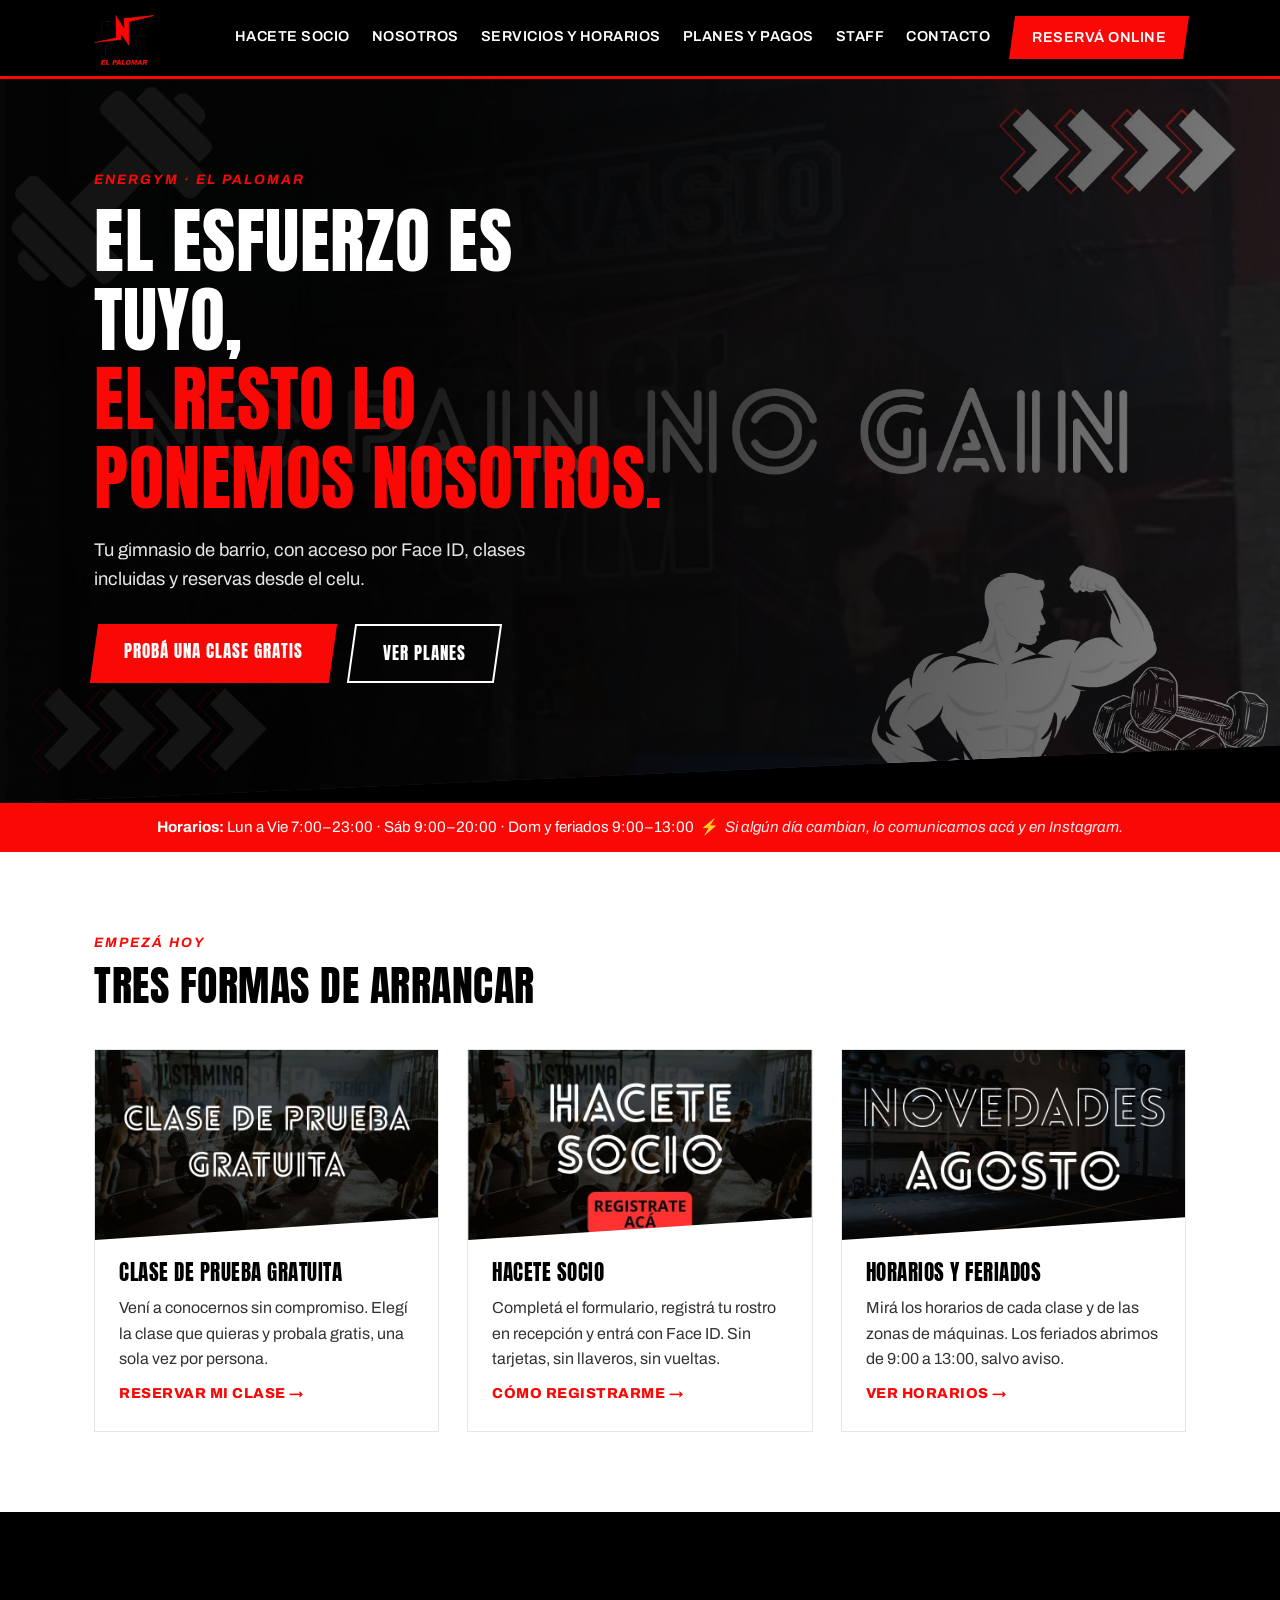
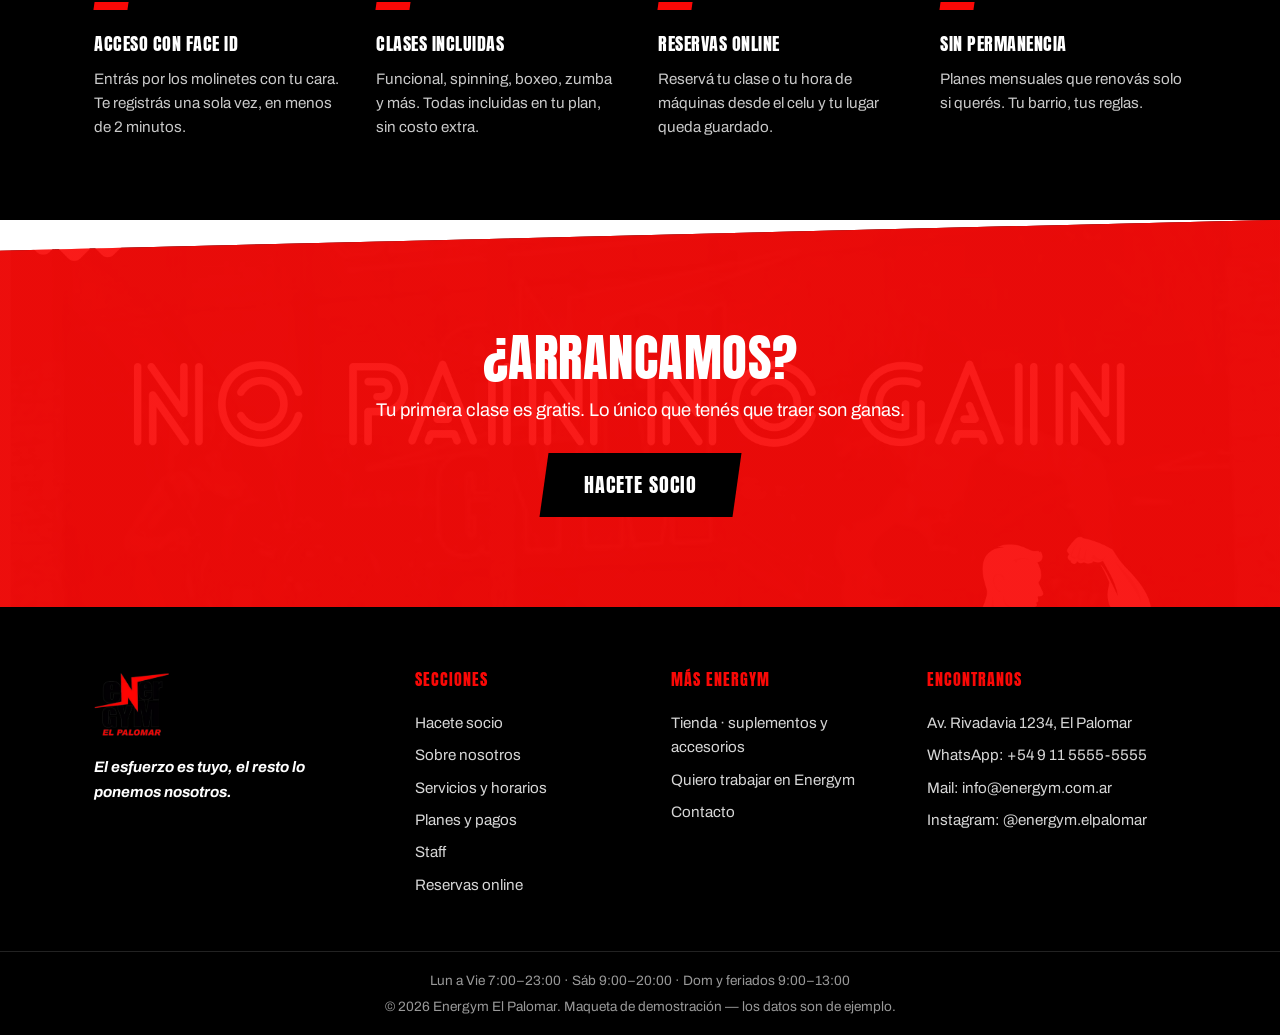
<file: index.html>
<!DOCTYPE html>
<html lang="es">
<head>
  <meta charset="UTF-8">
  <meta name="viewport" content="width=device-width, initial-scale=1.0">
  <title>Energym El Palomar — Tu gimnasio de barrio</title>
  <link rel="icon" href="img/logo.png">
  <link rel="preconnect" href="https://fonts.googleapis.com">
  <link rel="preconnect" href="https://fonts.gstatic.com" crossorigin>
  <link href="https://fonts.googleapis.com/css2?family=Anton&family=Archivo:ital,wght@0,400;0,600;0,800;1,700&display=swap" rel="stylesheet">
  <link rel="stylesheet" href="styles.css">
</head>
<body>

  <!-- ===== HEADER ===== -->
  <header class="header">
    <div class="header-inner">
      <a href="index.html" class="brand">
        <img src="img/logo.png" alt="Energym El Palomar" class="brand-logo">
      </a>
      <nav class="nav" aria-label="Navegación principal">
        <a href="hacete-socio.html">Hacete socio</a>
        <a href="nosotros.html">Nosotros</a>
        <a href="servicios.html">Servicios y horarios</a>
        <a href="planes.html">Planes y pagos</a>
        <a href="staff.html">Staff</a>
        <a href="contacto.html">Contacto</a>
        <a href="reservas.html" class="nav-cta"><span>Reservá online</span></a>
      </nav>
    </div>
  </header>

  <main>

    <!-- ===== HERO ===== -->
    <section class="hero">
      <div class="hero-bg" role="img" aria-label="Salón de máquinas de Energym"></div>
      <div class="hero-content">
        <p class="eyebrow">Energym · El Palomar</p>
        <h1>El esfuerzo es tuyo,<br><span class="accent">el resto lo ponemos nosotros.</span></h1>
        <p class="hero-sub">Tu gimnasio de barrio, con acceso por Face ID, clases incluidas y reservas desde el celu.</p>
        <div class="hero-actions">
          <a href="hacete-socio.html" class="btn btn-primary"><span>Probá una clase gratis</span></a>
          <a href="planes.html" class="btn btn-ghost"><span>Ver planes</span></a>
        </div>
      </div>
    </section>

    <!-- ===== BARRA DE HORARIOS ===== -->
    <div class="hours-bar" role="note">
      <p><strong>Horarios:</strong> Lun a Vie 7:00–23:00 · Sáb 9:00–20:00 · Dom y feriados 9:00–13:00 &nbsp;⚡&nbsp; <em>Si algún día cambian, lo comunicamos acá y en Instagram.</em></p>
    </div>

    <!-- ===== BANNERS PRINCIPALES ===== -->
    <section class="section">
      <div class="container">
        <p class="eyebrow eyebrow-dark">Empezá hoy</p>
        <h2 class="section-title">Tres formas de arrancar</h2>
        <div class="cards">

          <article class="card">
            <div class="card-img" style="background-image:url('img/banner-prueba.jpg')"></div>
            <div class="card-body">
              <h3>Clase de prueba gratuita</h3>
              <p>Vení a conocernos sin compromiso. Elegí la clase que quieras y probala gratis, una sola vez por persona.</p>
              <a href="reservas.html" class="card-link">Reservar mi clase →</a>
            </div>
          </article>

          <article class="card">
            <div class="card-img" style="background-image:url('img/banner-socio.jpg')"></div>
            <div class="card-body">
              <h3>Hacete socio</h3>
              <p>Completá el formulario, registrá tu rostro en recepción y entrá con Face ID. Sin tarjetas, sin llaveros, sin vueltas.</p>
              <a href="hacete-socio.html" class="card-link">Cómo registrarme →</a>
            </div>
          </article>

          <article class="card">
            <div class="card-img" style="background-image:url('img/banner-horarios.jpg')"></div>
            <div class="card-body">
              <h3>Horarios y feriados</h3>
              <p>Mirá los horarios de cada clase y de las zonas de máquinas. Los feriados abrimos de 9:00 a 13:00, salvo aviso.</p>
              <a href="servicios.html" class="card-link">Ver horarios →</a>
            </div>
          </article>

        </div>
      </div>
    </section>

    <!-- ===== BENEFICIOS ===== -->
    <section class="section section-dark">
      <div class="container">
        <div class="perks">
          <div class="perk">
            <span class="perk-bolt" aria-hidden="true"></span>
            <h4>Acceso con Face ID</h4>
            <p>Entrás por los molinetes con tu cara. Te registrás una sola vez, en menos de 2 minutos.</p>
          </div>
          <div class="perk">
            <span class="perk-bolt" aria-hidden="true"></span>
            <h4>Clases incluidas</h4>
            <p>Funcional, spinning, boxeo, zumba y más. Todas incluidas en tu plan, sin costo extra.</p>
          </div>
          <div class="perk">
            <span class="perk-bolt" aria-hidden="true"></span>
            <h4>Reservas online</h4>
            <p>Reservá tu clase o tu hora de máquinas desde el celu y tu lugar queda guardado.</p>
          </div>
          <div class="perk">
            <span class="perk-bolt" aria-hidden="true"></span>
            <h4>Sin permanencia</h4>
            <p>Planes mensuales que renovás solo si querés. Tu barrio, tus reglas.</p>
          </div>
        </div>
      </div>
    </section>

    <!-- ===== CTA FINAL ===== -->
    <section class="cta-final">
      <div class="container cta-final-inner">
        <h2>¿Arrancamos?</h2>
        <p>Tu primera clase es gratis. Lo único que tenés que traer son ganas.</p>
        <a href="hacete-socio.html" class="btn btn-primary btn-lg"><span>Hacete socio</span></a>
      </div>
    </section>

  </main>

  <!-- ===== FOOTER ===== -->
  <footer class="footer">
    <div class="container footer-grid">

      <div class="footer-col footer-brand">
        <img src="img/logo.png" alt="Energym El Palomar" class="footer-logo">
        <p class="footer-claim">El esfuerzo es tuyo, el resto lo ponemos nosotros.</p>
      </div>

      <div class="footer-col">
        <h5>Secciones</h5>
        <a href="hacete-socio.html">Hacete socio</a>
        <a href="nosotros.html">Sobre nosotros</a>
        <a href="servicios.html">Servicios y horarios</a>
        <a href="planes.html">Planes y pagos</a>
        <a href="staff.html">Staff</a>
        <a href="reservas.html">Reservas online</a>
      </div>

      <div class="footer-col">
        <h5>Más Energym</h5>
        <a href="tienda.html">Tienda · suplementos y accesorios</a>
        <a href="trabaja.html">Quiero trabajar en Energym</a>
        <a href="contacto.html">Contacto</a>
      </div>

      <div class="footer-col">
        <h5>Encontranos</h5>
        <p>Av. Rivadavia 1234, El Palomar</p>
        <p>WhatsApp: <a href="https://wa.me/5491155555555">+54 9 11 5555-5555</a></p>
        <p>Mail: <a href="mailto:info@energym.com.ar">info@energym.com.ar</a></p>
        <p>Instagram: <a href="#">@energym.elpalomar</a></p>
      </div>

    </div>
    <div class="footer-bottom">
      <p>Lun a Vie 7:00–23:00 · Sáb 9:00–20:00 · Dom y feriados 9:00–13:00</p>
      <p>© 2026 Energym El Palomar. Maqueta de demostración — los datos son de ejemplo.</p>
    </div>
  </footer>

</body>
</html>
</file>
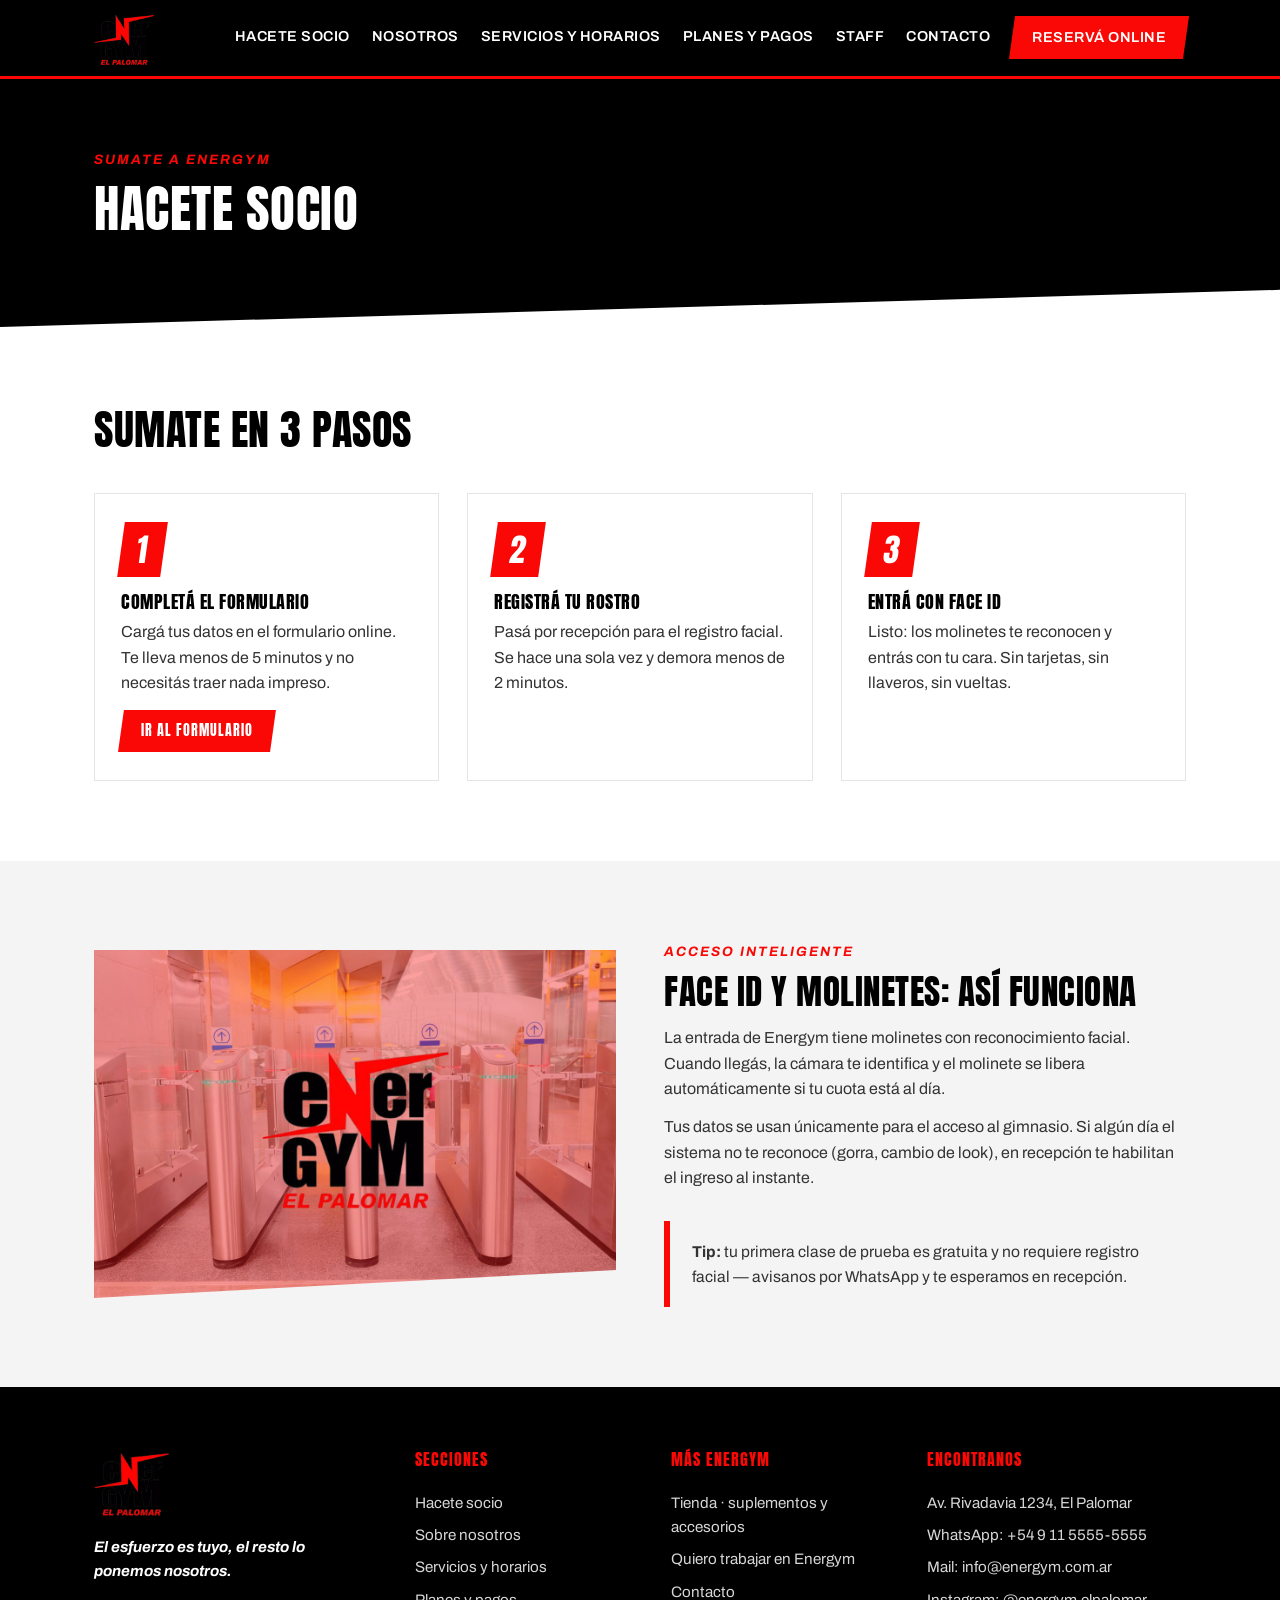
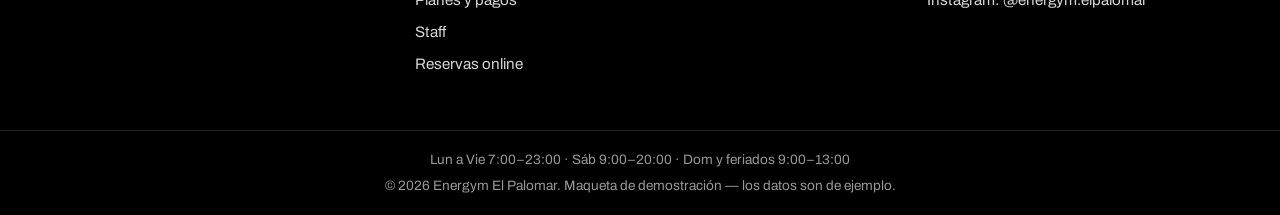
<file: hacete-socio.html>
<!DOCTYPE html>
<html lang="es">
<head>
  <meta charset="UTF-8">
  <meta name="viewport" content="width=device-width, initial-scale=1.0">
  <title>Hacete socio — Energym El Palomar</title>
  <link rel="icon" href="img/logo.png">
  <link rel="preconnect" href="https://fonts.googleapis.com">
  <link rel="preconnect" href="https://fonts.gstatic.com" crossorigin>
  <link href="https://fonts.googleapis.com/css2?family=Anton&family=Archivo:ital,wght@0,400;0,600;0,800;1,700&display=swap" rel="stylesheet">
  <link rel="stylesheet" href="styles.css">
</head>
<body>
  <header class="header">
    <div class="header-inner">
      <a href="index.html" class="brand">
        <img src="img/logo.png" alt="Energym El Palomar" class="brand-logo">
      </a>
      <nav class="nav" aria-label="Navegación principal">
        <a href="hacete-socio.html">Hacete socio</a>
        <a href="nosotros.html">Nosotros</a>
        <a href="servicios.html">Servicios y horarios</a>
        <a href="planes.html">Planes y pagos</a>
        <a href="staff.html">Staff</a>
        <a href="contacto.html">Contacto</a>
        <a href="reservas.html" class="nav-cta"><span>Reservá online</span></a>
      </nav>
    </div>
  </header>
  <main>
    <section class="page-hero">
      <div class="container">
        <p class="eyebrow">Sumate a Energym</p>
        <h1>Hacete socio</h1>
      </div>
    </section>

    <section class="section">
      <div class="container">
        <h2 class="section-title">Sumate en 3 pasos</h2>
        <div class="pasos">
          <div class="paso">
            <span class="paso-num">1</span>
            <h3>Completá el formulario</h3>
            <p>Cargá tus datos en el formulario online. Te lleva menos de 5 minutos y no necesitás traer nada impreso.</p>
            <p style="margin-top:14px"><a href="https://forms.google.com" class="btn btn-primary btn-sm" target="_blank" rel="noopener"><span>Ir al formulario</span></a></p>
          </div>
          <div class="paso">
            <span class="paso-num">2</span>
            <h3>Registrá tu rostro</h3>
            <p>Pasá por recepción para el registro facial. Se hace una sola vez y demora menos de 2 minutos.</p>
          </div>
          <div class="paso">
            <span class="paso-num">3</span>
            <h3>Entrá con Face ID</h3>
            <p>Listo: los molinetes te reconocen y entrás con tu cara. Sin tarjetas, sin llaveros, sin vueltas.</p>
          </div>
        </div>
      </div>
    </section>

    <section class="section section-gris">
      <div class="container split">
        <div class="split-img" style="background-image:url('img/entrada-molinetes.jpg')" role="img" aria-label="Entrada de Energym con molinetes"></div>
        <div>
          <p class="eyebrow eyebrow-dark">Acceso inteligente</p>
          <h2>Face ID y molinetes: así funciona</h2>
          <p>La entrada de Energym tiene molinetes con reconocimiento facial. Cuando llegás, la cámara te identifica y el molinete se libera automáticamente si tu cuota está al día.</p>
          <p>Tus datos se usan únicamente para el acceso al gimnasio. Si algún día el sistema no te reconoce (gorra, cambio de look), en recepción te habilitan el ingreso al instante.</p>
          <div class="nota">
            <strong>Tip:</strong> tu primera clase de prueba es gratuita y no requiere registro facial — avisanos por WhatsApp y te esperamos en recepción.
          </div>
        </div>
      </div>
    </section>
  </main>
  <footer class="footer">
    <div class="container footer-grid">
      <div class="footer-col footer-brand">
        <img src="img/logo.png" alt="Energym El Palomar" class="footer-logo">
        <p class="footer-claim">El esfuerzo es tuyo, el resto lo ponemos nosotros.</p>
      </div>
      <div class="footer-col">
        <h5>Secciones</h5>
        <a href="hacete-socio.html">Hacete socio</a>
        <a href="nosotros.html">Sobre nosotros</a>
        <a href="servicios.html">Servicios y horarios</a>
        <a href="planes.html">Planes y pagos</a>
        <a href="staff.html">Staff</a>
        <a href="reservas.html">Reservas online</a>
      </div>
      <div class="footer-col">
        <h5>Más Energym</h5>
        <a href="tienda.html">Tienda · suplementos y accesorios</a>
        <a href="trabaja.html">Quiero trabajar en Energym</a>
        <a href="contacto.html">Contacto</a>
      </div>
      <div class="footer-col">
        <h5>Encontranos</h5>
        <p>Av. Rivadavia 1234, El Palomar</p>
        <p>WhatsApp: <a href="https://wa.me/5491155555555">+54 9 11 5555-5555</a></p>
        <p>Mail: <a href="mailto:info@energym.com.ar">info@energym.com.ar</a></p>
        <p>Instagram: <a href="#">@energym.elpalomar</a></p>
      </div>
    </div>
    <div class="footer-bottom">
      <p>Lun a Vie 7:00–23:00 · Sáb 9:00–20:00 · Dom y feriados 9:00–13:00</p>
      <p>© 2026 Energym El Palomar. Maqueta de demostración — los datos son de ejemplo.</p>
    </div>
  </footer>

</body>
</html>
</file>
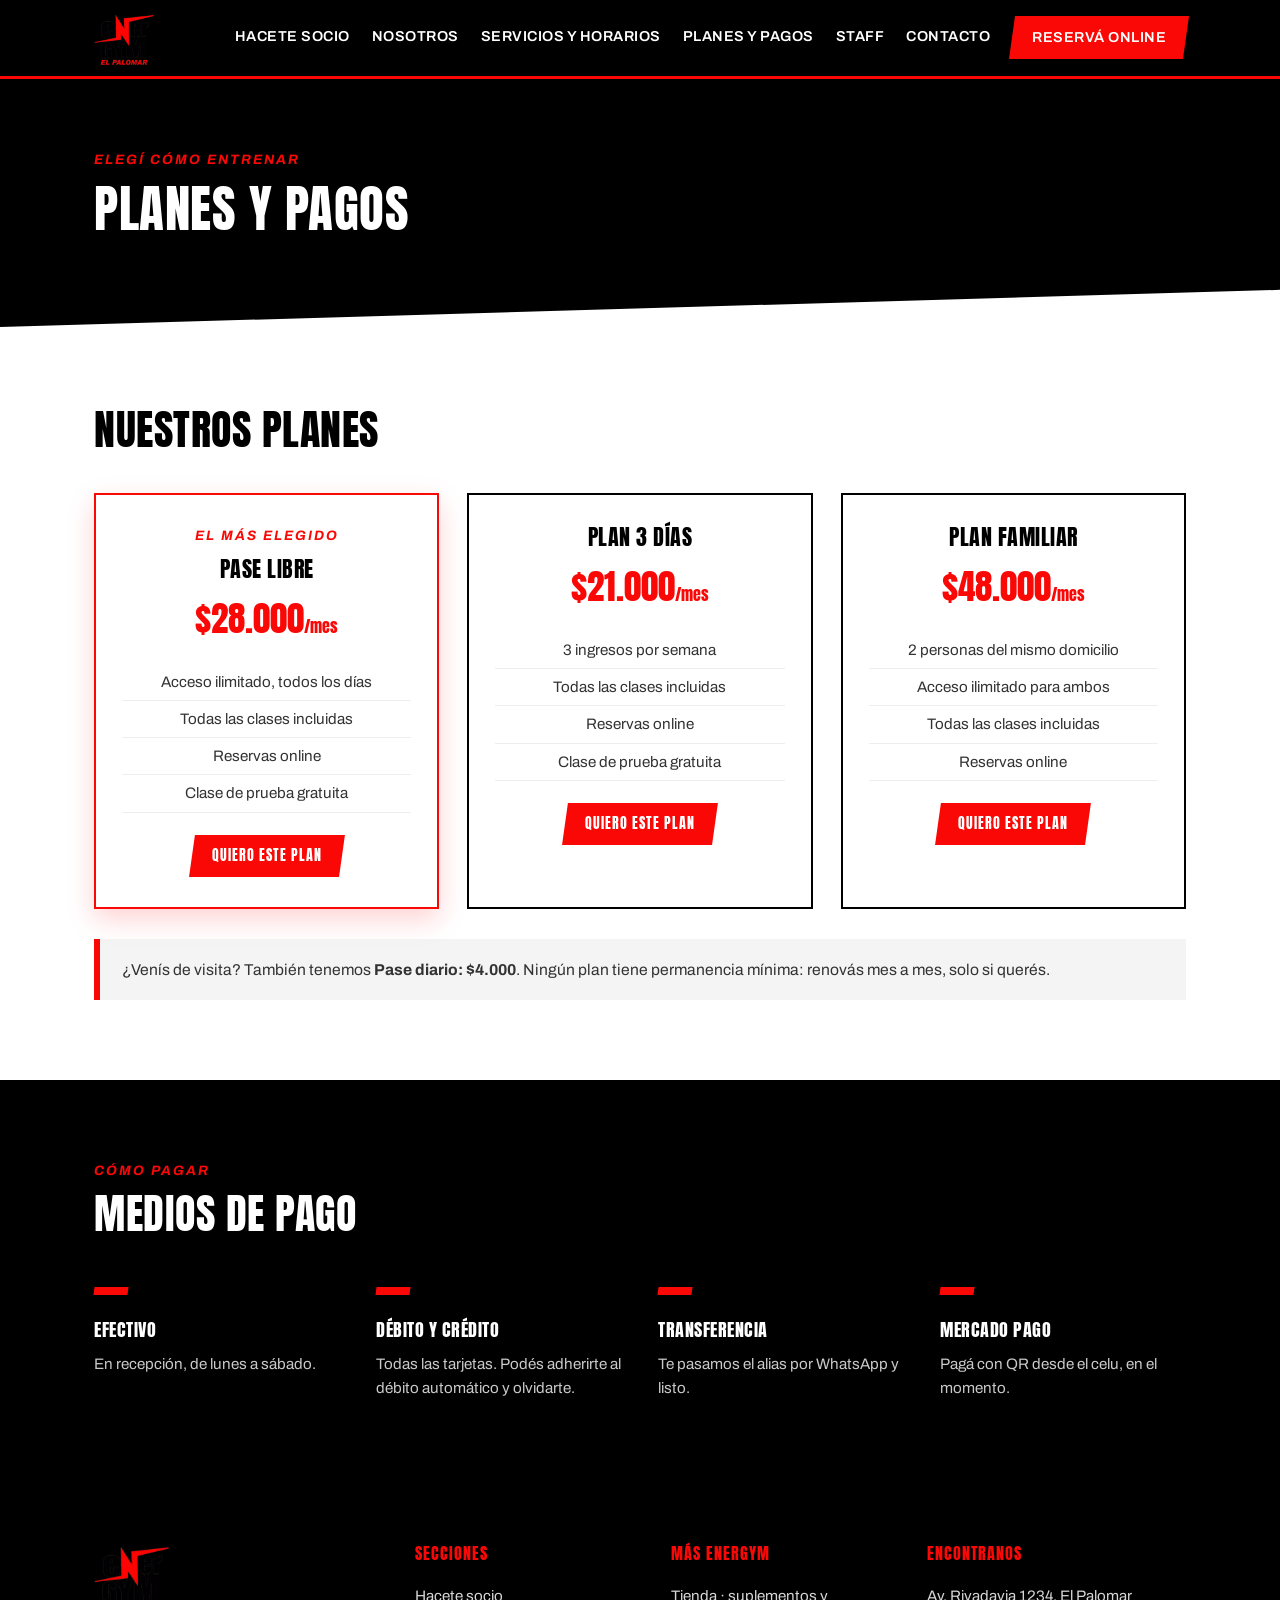
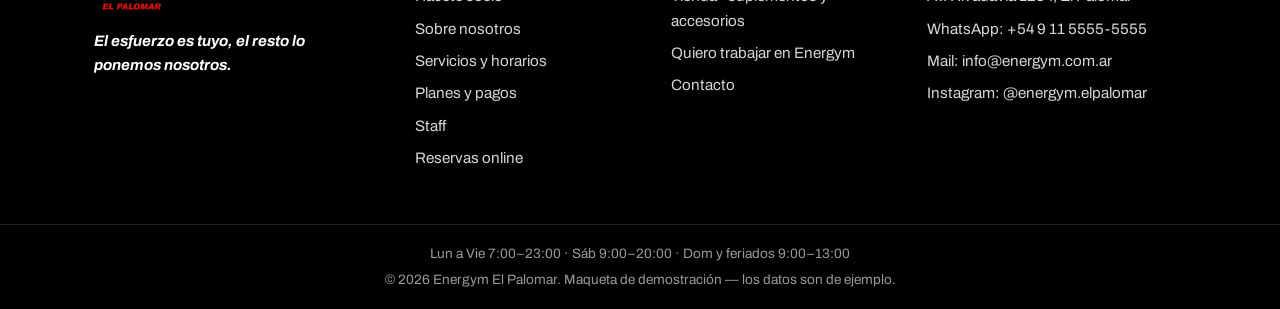
<file: planes.html>
<!DOCTYPE html>
<html lang="es">
<head>
  <meta charset="UTF-8">
  <meta name="viewport" content="width=device-width, initial-scale=1.0">
  <title>Planes y pagos — Energym El Palomar</title>
  <link rel="icon" href="img/logo.png">
  <link rel="preconnect" href="https://fonts.googleapis.com">
  <link rel="preconnect" href="https://fonts.gstatic.com" crossorigin>
  <link href="https://fonts.googleapis.com/css2?family=Anton&family=Archivo:ital,wght@0,400;0,600;0,800;1,700&display=swap" rel="stylesheet">
  <link rel="stylesheet" href="styles.css">
</head>
<body>
  <header class="header">
    <div class="header-inner">
      <a href="index.html" class="brand">
        <img src="img/logo.png" alt="Energym El Palomar" class="brand-logo">
      </a>
      <nav class="nav" aria-label="Navegación principal">
        <a href="hacete-socio.html">Hacete socio</a>
        <a href="nosotros.html">Nosotros</a>
        <a href="servicios.html">Servicios y horarios</a>
        <a href="planes.html">Planes y pagos</a>
        <a href="staff.html">Staff</a>
        <a href="contacto.html">Contacto</a>
        <a href="reservas.html" class="nav-cta"><span>Reservá online</span></a>
      </nav>
    </div>
  </header>
  <main>
    <section class="page-hero">
      <div class="container">
        <p class="eyebrow">Elegí cómo entrenar</p>
        <h1>Planes y pagos</h1>
      </div>
    </section>

    <section class="section">
      <div class="container">
        <h2 class="section-title">Nuestros planes</h2>
        <div class="grid-3">
          <div class="plan destacado">
            <p class="eyebrow eyebrow-dark">El más elegido</p>
            <h3>Pase Libre</h3>
            <p class="precio">$28.000<span style="font-size:1rem">/mes</span></p>
            <ul>
              <li>Acceso ilimitado, todos los días</li>
              <li>Todas las clases incluidas</li>
              <li>Reservas online</li>
              <li>Clase de prueba gratuita</li>
            </ul>
            <a href="hacete-socio.html" class="btn btn-primary btn-sm"><span>Quiero este plan</span></a>
          </div>
          <div class="plan">
            <h3>Plan 3 días</h3>
            <p class="precio">$21.000<span style="font-size:1rem">/mes</span></p>
            <ul>
              <li>3 ingresos por semana</li>
              <li>Todas las clases incluidas</li>
              <li>Reservas online</li>
              <li>Clase de prueba gratuita</li>
            </ul>
            <a href="hacete-socio.html" class="btn btn-primary btn-sm"><span>Quiero este plan</span></a>
          </div>
          <div class="plan">
            <h3>Plan Familiar</h3>
            <p class="precio">$48.000<span style="font-size:1rem">/mes</span></p>
            <ul>
              <li>2 personas del mismo domicilio</li>
              <li>Acceso ilimitado para ambos</li>
              <li>Todas las clases incluidas</li>
              <li>Reservas online</li>
            </ul>
            <a href="hacete-socio.html" class="btn btn-primary btn-sm"><span>Quiero este plan</span></a>
          </div>
        </div>
        <div class="nota">
          ¿Venís de visita? También tenemos <strong>Pase diario: $4.000</strong>. Ningún plan tiene permanencia mínima: renovás mes a mes, solo si querés.
        </div>
      </div>
    </section>

    <section class="section section-dark">
      <div class="container">
        <p class="eyebrow">Cómo pagar</p>
        <h2 class="section-title">Medios de pago</h2>
        <div class="perks">
          <div class="perk">
            <span class="perk-bolt" aria-hidden="true"></span>
            <h4>Efectivo</h4>
            <p>En recepción, de lunes a sábado.</p>
          </div>
          <div class="perk">
            <span class="perk-bolt" aria-hidden="true"></span>
            <h4>Débito y crédito</h4>
            <p>Todas las tarjetas. Podés adherirte al débito automático y olvidarte.</p>
          </div>
          <div class="perk">
            <span class="perk-bolt" aria-hidden="true"></span>
            <h4>Transferencia</h4>
            <p>Te pasamos el alias por WhatsApp y listo.</p>
          </div>
          <div class="perk">
            <span class="perk-bolt" aria-hidden="true"></span>
            <h4>Mercado Pago</h4>
            <p>Pagá con QR desde el celu, en el momento.</p>
          </div>
        </div>
      </div>
    </section>
  </main>
  <footer class="footer">
    <div class="container footer-grid">
      <div class="footer-col footer-brand">
        <img src="img/logo.png" alt="Energym El Palomar" class="footer-logo">
        <p class="footer-claim">El esfuerzo es tuyo, el resto lo ponemos nosotros.</p>
      </div>
      <div class="footer-col">
        <h5>Secciones</h5>
        <a href="hacete-socio.html">Hacete socio</a>
        <a href="nosotros.html">Sobre nosotros</a>
        <a href="servicios.html">Servicios y horarios</a>
        <a href="planes.html">Planes y pagos</a>
        <a href="staff.html">Staff</a>
        <a href="reservas.html">Reservas online</a>
      </div>
      <div class="footer-col">
        <h5>Más Energym</h5>
        <a href="tienda.html">Tienda · suplementos y accesorios</a>
        <a href="trabaja.html">Quiero trabajar en Energym</a>
        <a href="contacto.html">Contacto</a>
      </div>
      <div class="footer-col">
        <h5>Encontranos</h5>
        <p>Av. Rivadavia 1234, El Palomar</p>
        <p>WhatsApp: <a href="https://wa.me/5491155555555">+54 9 11 5555-5555</a></p>
        <p>Mail: <a href="mailto:info@energym.com.ar">info@energym.com.ar</a></p>
        <p>Instagram: <a href="#">@energym.elpalomar</a></p>
      </div>
    </div>
    <div class="footer-bottom">
      <p>Lun a Vie 7:00–23:00 · Sáb 9:00–20:00 · Dom y feriados 9:00–13:00</p>
      <p>© 2026 Energym El Palomar. Maqueta de demostración — los datos son de ejemplo.</p>
    </div>
  </footer>

</body>
</html>
</file>
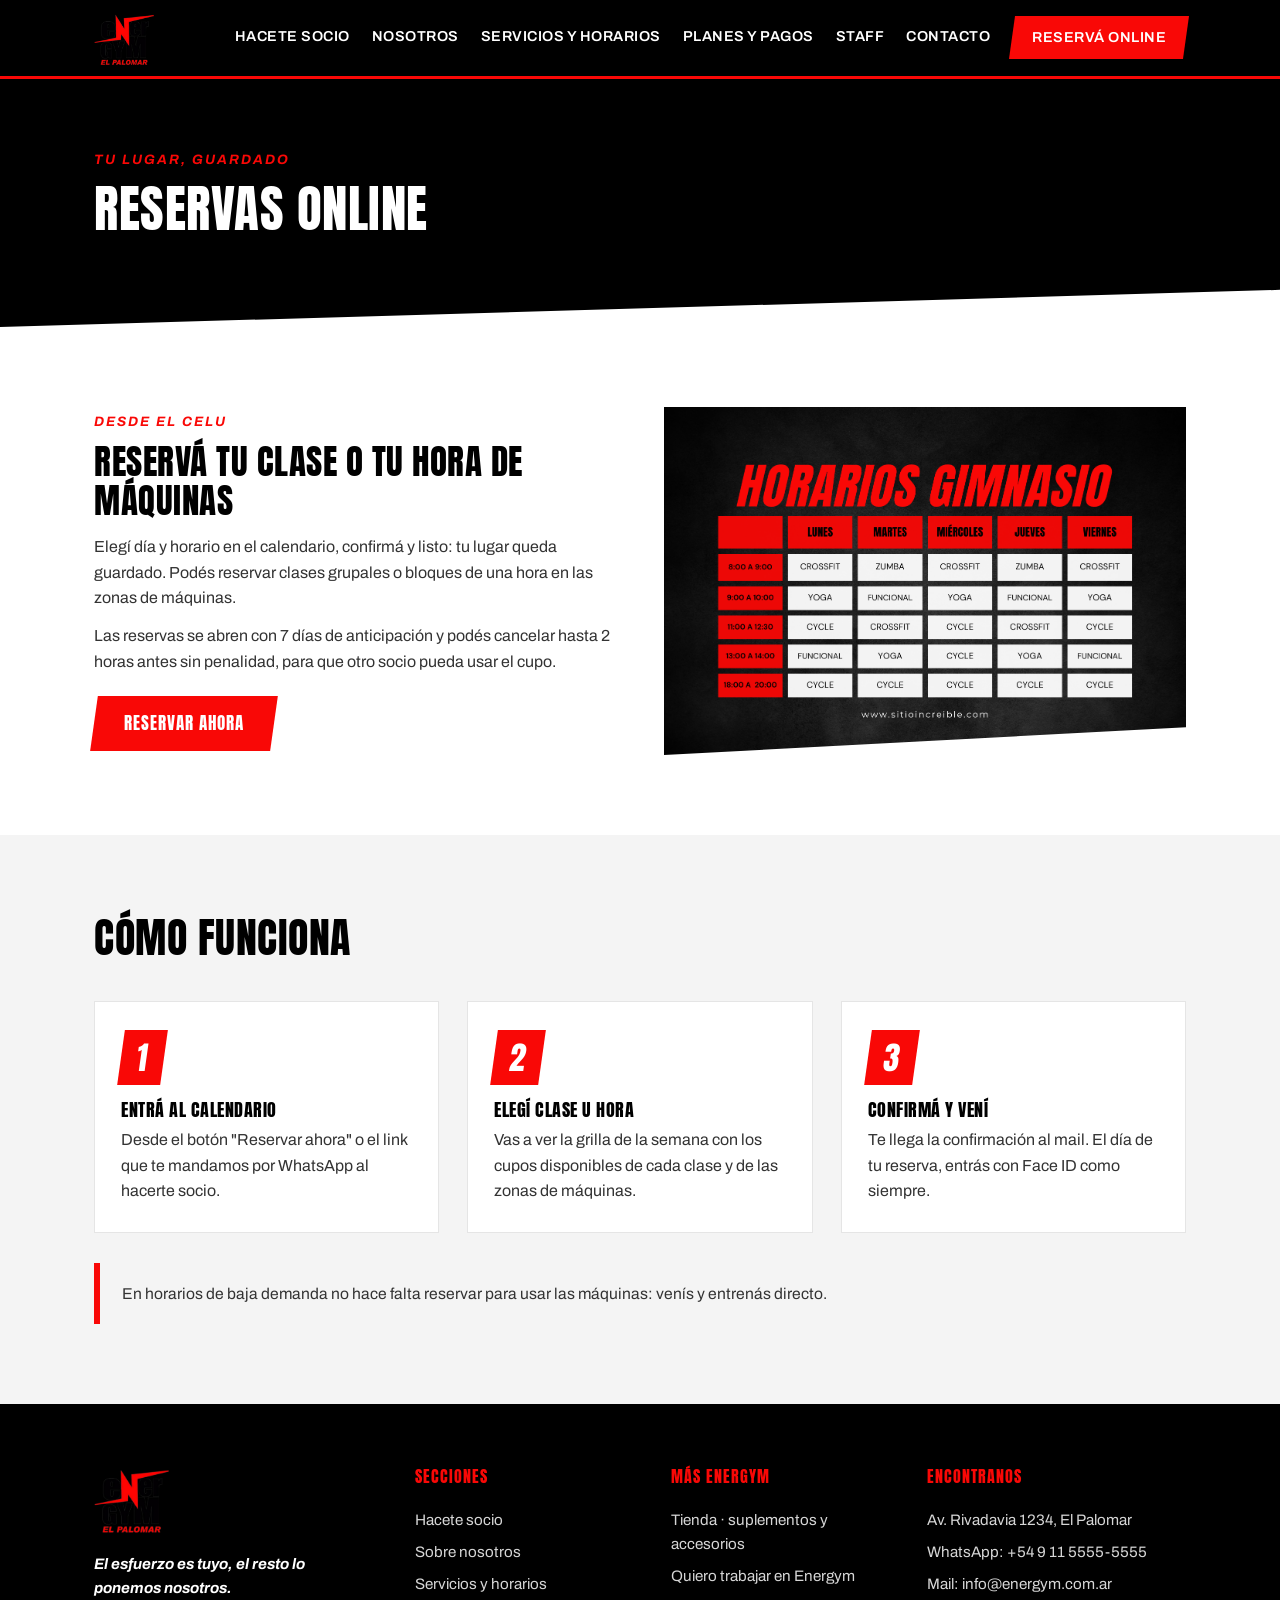
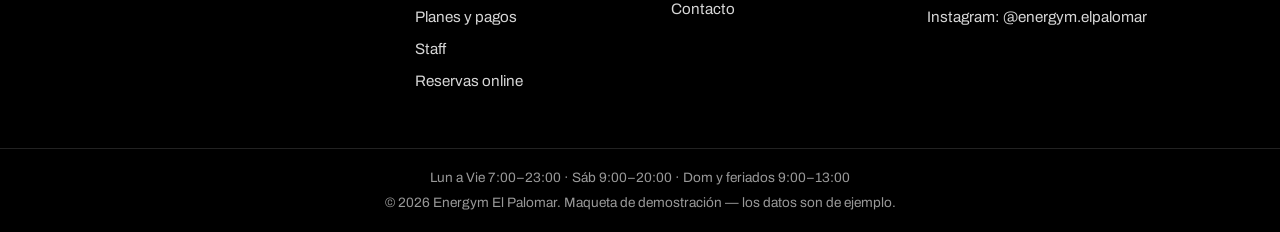
<file: reservas.html>
<!DOCTYPE html>
<html lang="es">
<head>
  <meta charset="UTF-8">
  <meta name="viewport" content="width=device-width, initial-scale=1.0">
  <title>Reservas online — Energym El Palomar</title>
  <link rel="icon" href="img/logo.png">
  <link rel="preconnect" href="https://fonts.googleapis.com">
  <link rel="preconnect" href="https://fonts.gstatic.com" crossorigin>
  <link href="https://fonts.googleapis.com/css2?family=Anton&family=Archivo:ital,wght@0,400;0,600;0,800;1,700&display=swap" rel="stylesheet">
  <link rel="stylesheet" href="styles.css">
</head>
<body>
  <header class="header">
    <div class="header-inner">
      <a href="index.html" class="brand">
        <img src="img/logo.png" alt="Energym El Palomar" class="brand-logo">
      </a>
      <nav class="nav" aria-label="Navegación principal">
        <a href="hacete-socio.html">Hacete socio</a>
        <a href="nosotros.html">Nosotros</a>
        <a href="servicios.html">Servicios y horarios</a>
        <a href="planes.html">Planes y pagos</a>
        <a href="staff.html">Staff</a>
        <a href="contacto.html">Contacto</a>
        <a href="reservas.html" class="nav-cta"><span>Reservá online</span></a>
      </nav>
    </div>
  </header>
  <main>
    <section class="page-hero">
      <div class="container">
        <p class="eyebrow">Tu lugar, guardado</p>
        <h1>Reservas online</h1>
      </div>
    </section>

    <section class="section">
      <div class="container split">
        <div>
          <p class="eyebrow eyebrow-dark">Desde el celu</p>
          <h2>Reservá tu clase o tu hora de máquinas</h2>
          <p>Elegí día y horario en el calendario, confirmá y listo: tu lugar queda guardado. Podés reservar clases grupales o bloques de una hora en las zonas de máquinas.</p>
          <p>Las reservas se abren con 7 días de anticipación y podés cancelar hasta 2 horas antes sin penalidad, para que otro socio pueda usar el cupo.</p>
          <p style="margin-top:22px"><a href="https://calendar.google.com" class="btn btn-primary" target="_blank" rel="noopener"><span>Reservar ahora</span></a></p>
        </div>
        <div class="split-img" style="background-image:url('img/reservas-calendario.png')" role="img" aria-label="Calendario de reservas de Energym"></div>
      </div>
    </section>

    <section class="section section-gris">
      <div class="container">
        <h2 class="section-title">Cómo funciona</h2>
        <div class="pasos">
          <div class="paso">
            <span class="paso-num">1</span>
            <h3>Entrá al calendario</h3>
            <p>Desde el botón "Reservar ahora" o el link que te mandamos por WhatsApp al hacerte socio.</p>
          </div>
          <div class="paso">
            <span class="paso-num">2</span>
            <h3>Elegí clase u hora</h3>
            <p>Vas a ver la grilla de la semana con los cupos disponibles de cada clase y de las zonas de máquinas.</p>
          </div>
          <div class="paso">
            <span class="paso-num">3</span>
            <h3>Confirmá y vení</h3>
            <p>Te llega la confirmación al mail. El día de tu reserva, entrás con Face ID como siempre.</p>
          </div>
        </div>
        <div class="nota">
          En horarios de baja demanda no hace falta reservar para usar las máquinas: venís y entrenás directo.
        </div>
      </div>
    </section>
  </main>
  <footer class="footer">
    <div class="container footer-grid">
      <div class="footer-col footer-brand">
        <img src="img/logo.png" alt="Energym El Palomar" class="footer-logo">
        <p class="footer-claim">El esfuerzo es tuyo, el resto lo ponemos nosotros.</p>
      </div>
      <div class="footer-col">
        <h5>Secciones</h5>
        <a href="hacete-socio.html">Hacete socio</a>
        <a href="nosotros.html">Sobre nosotros</a>
        <a href="servicios.html">Servicios y horarios</a>
        <a href="planes.html">Planes y pagos</a>
        <a href="staff.html">Staff</a>
        <a href="reservas.html">Reservas online</a>
      </div>
      <div class="footer-col">
        <h5>Más Energym</h5>
        <a href="tienda.html">Tienda · suplementos y accesorios</a>
        <a href="trabaja.html">Quiero trabajar en Energym</a>
        <a href="contacto.html">Contacto</a>
      </div>
      <div class="footer-col">
        <h5>Encontranos</h5>
        <p>Av. Rivadavia 1234, El Palomar</p>
        <p>WhatsApp: <a href="https://wa.me/5491155555555">+54 9 11 5555-5555</a></p>
        <p>Mail: <a href="mailto:info@energym.com.ar">info@energym.com.ar</a></p>
        <p>Instagram: <a href="#">@energym.elpalomar</a></p>
      </div>
    </div>
    <div class="footer-bottom">
      <p>Lun a Vie 7:00–23:00 · Sáb 9:00–20:00 · Dom y feriados 9:00–13:00</p>
      <p>© 2026 Energym El Palomar. Maqueta de demostración — los datos son de ejemplo.</p>
    </div>
  </footer>

</body>
</html>
</file>
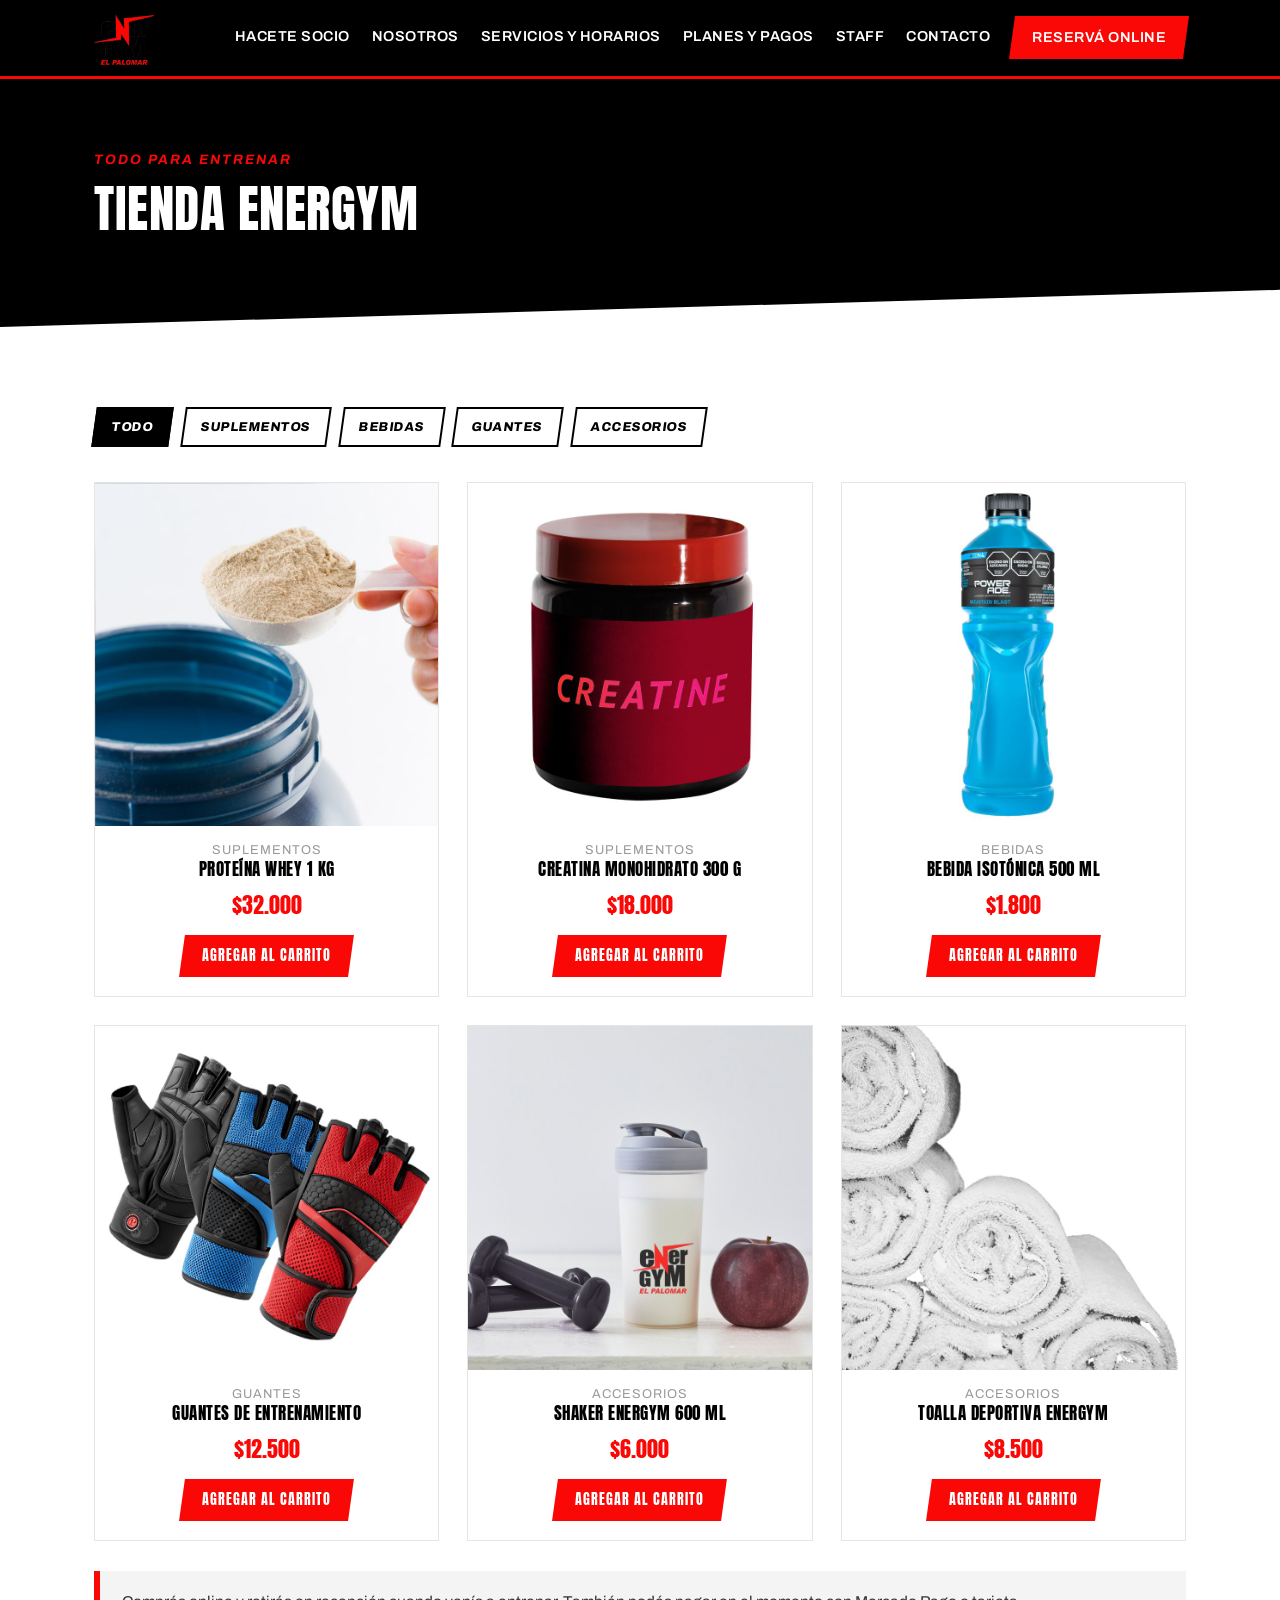
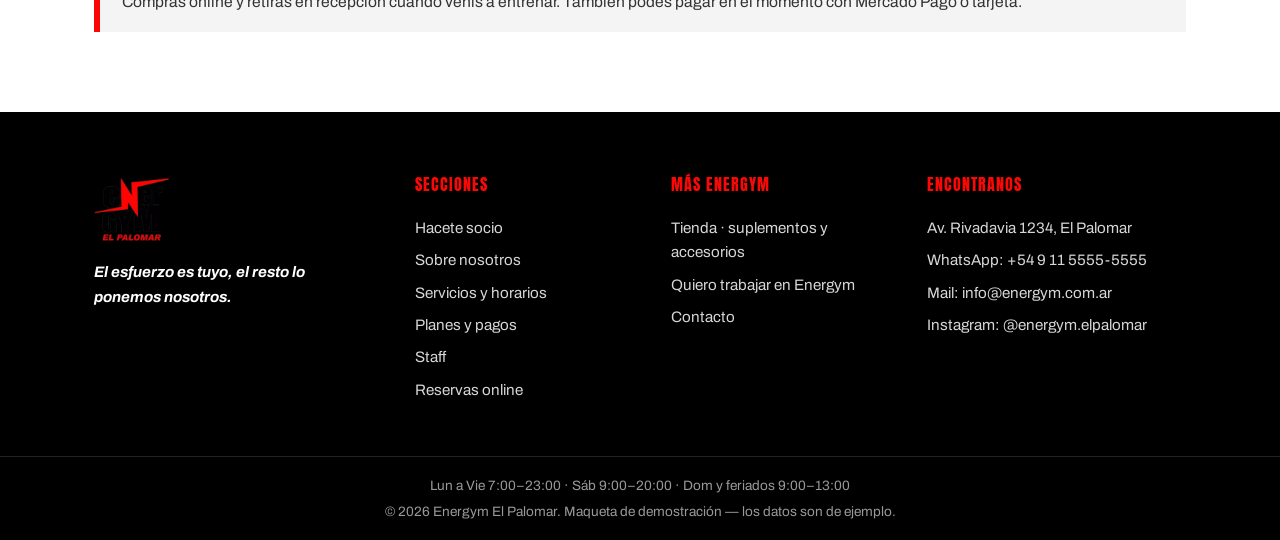
<file: tienda.html>
<!DOCTYPE html>
<html lang="es">
<head>
  <meta charset="UTF-8">
  <meta name="viewport" content="width=device-width, initial-scale=1.0">
  <title>Tienda — Energym El Palomar</title>
  <link rel="icon" href="img/logo.png">
  <link rel="preconnect" href="https://fonts.googleapis.com">
  <link rel="preconnect" href="https://fonts.gstatic.com" crossorigin>
  <link href="https://fonts.googleapis.com/css2?family=Anton&family=Archivo:ital,wght@0,400;0,600;0,800;1,700&display=swap" rel="stylesheet">
  <link rel="stylesheet" href="styles.css">
</head>
<body>
  <header class="header">
    <div class="header-inner">
      <a href="index.html" class="brand">
        <img src="img/logo.png" alt="Energym El Palomar" class="brand-logo">
      </a>
      <nav class="nav" aria-label="Navegación principal">
        <a href="hacete-socio.html">Hacete socio</a>
        <a href="nosotros.html">Nosotros</a>
        <a href="servicios.html">Servicios y horarios</a>
        <a href="planes.html">Planes y pagos</a>
        <a href="staff.html">Staff</a>
        <a href="contacto.html">Contacto</a>
        <a href="reservas.html" class="nav-cta"><span>Reservá online</span></a>
      </nav>
    </div>
  </header>
  <main>
    <section class="page-hero">
      <div class="container">
        <p class="eyebrow">Todo para entrenar</p>
        <h1>Tienda Energym</h1>
      </div>
    </section>

    <section class="section">
      <div class="container">
        <div class="categorias">
          <a href="#" class="badge-cat activa">Todo</a>
          <a href="#" class="badge-cat">Suplementos</a>
          <a href="#" class="badge-cat">Bebidas</a>
          <a href="#" class="badge-cat">Guantes</a>
          <a href="#" class="badge-cat">Accesorios</a>
        </div>
        <div class="cards">
          <article class="producto">
            <div class="producto-img" style="background-image:url('img/producto-proteina.jpg')"></div>
            <p class="cat">Suplementos</p>
            <h3>Proteína Whey 1 kg</h3>
            <p class="precio-prod">$32.000</p>
            <a href="#" class="btn btn-primary btn-sm"><span>Agregar al carrito</span></a>
          </article>
          <article class="producto">
            <div class="producto-img" style="background-image:url('img/producto-creatina.jpg')"></div>
            <p class="cat">Suplementos</p>
            <h3>Creatina monohidrato 300 g</h3>
            <p class="precio-prod">$18.000</p>
            <a href="#" class="btn btn-primary btn-sm"><span>Agregar al carrito</span></a>
          </article>
          <article class="producto">
            <div class="producto-img" style="background-image:url('img/producto-bebida.jpg')"></div>
            <p class="cat">Bebidas</p>
            <h3>Bebida isotónica 500 ml</h3>
            <p class="precio-prod">$1.800</p>
            <a href="#" class="btn btn-primary btn-sm"><span>Agregar al carrito</span></a>
          </article>
          <article class="producto">
            <div class="producto-img" style="background-image:url('img/producto-guantes.jpg')"></div>
            <p class="cat">Guantes</p>
            <h3>Guantes de entrenamiento</h3>
            <p class="precio-prod">$12.500</p>
            <a href="#" class="btn btn-primary btn-sm"><span>Agregar al carrito</span></a>
          </article>
          <article class="producto">
            <div class="producto-img" style="background-image:url('img/producto-shaker.jpg')"></div>
            <p class="cat">Accesorios</p>
            <h3>Shaker Energym 600 ml</h3>
            <p class="precio-prod">$6.000</p>
            <a href="#" class="btn btn-primary btn-sm"><span>Agregar al carrito</span></a>
          </article>
          <article class="producto">
            <div class="producto-img" style="background-image:url('img/producto-toalla.jpg')"></div>
            <p class="cat">Accesorios</p>
            <h3>Toalla deportiva Energym</h3>
            <p class="precio-prod">$8.500</p>
            <a href="#" class="btn btn-primary btn-sm"><span>Agregar al carrito</span></a>
          </article>
        </div>
        <div class="nota">
          Comprás online y retirás en recepción cuando venís a entrenar. También podés pagar en el momento con Mercado Pago o tarjeta.
        </div>
      </div>
    </section>
  </main>
  <footer class="footer">
    <div class="container footer-grid">
      <div class="footer-col footer-brand">
        <img src="img/logo.png" alt="Energym El Palomar" class="footer-logo">
        <p class="footer-claim">El esfuerzo es tuyo, el resto lo ponemos nosotros.</p>
      </div>
      <div class="footer-col">
        <h5>Secciones</h5>
        <a href="hacete-socio.html">Hacete socio</a>
        <a href="nosotros.html">Sobre nosotros</a>
        <a href="servicios.html">Servicios y horarios</a>
        <a href="planes.html">Planes y pagos</a>
        <a href="staff.html">Staff</a>
        <a href="reservas.html">Reservas online</a>
      </div>
      <div class="footer-col">
        <h5>Más Energym</h5>
        <a href="tienda.html">Tienda · suplementos y accesorios</a>
        <a href="trabaja.html">Quiero trabajar en Energym</a>
        <a href="contacto.html">Contacto</a>
      </div>
      <div class="footer-col">
        <h5>Encontranos</h5>
        <p>Av. Rivadavia 1234, El Palomar</p>
        <p>WhatsApp: <a href="https://wa.me/5491155555555">+54 9 11 5555-5555</a></p>
        <p>Mail: <a href="mailto:info@energym.com.ar">info@energym.com.ar</a></p>
        <p>Instagram: <a href="#">@energym.elpalomar</a></p>
      </div>
    </div>
    <div class="footer-bottom">
      <p>Lun a Vie 7:00–23:00 · Sáb 9:00–20:00 · Dom y feriados 9:00–13:00</p>
      <p>© 2026 Energym El Palomar. Maqueta de demostración — los datos son de ejemplo.</p>
    </div>
  </footer>

</body>
</html>
</file>
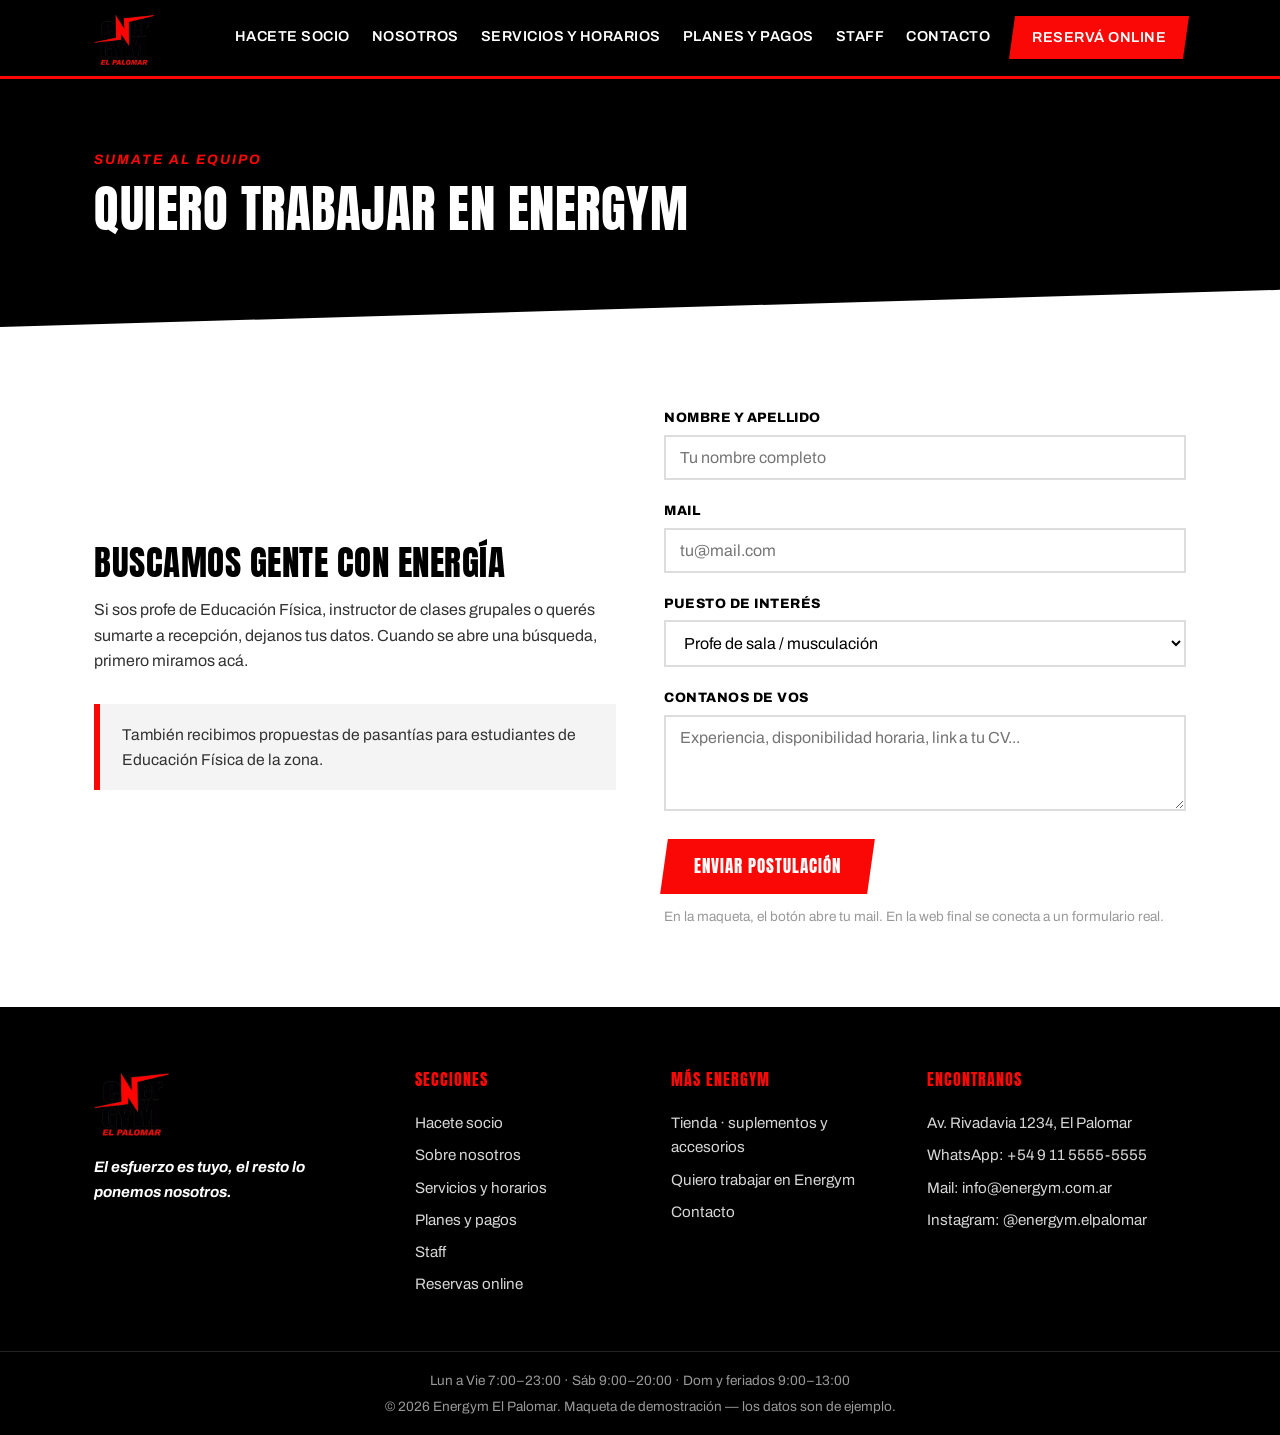
<file: trabaja.html>
<!DOCTYPE html>
<html lang="es">
<head>
  <meta charset="UTF-8">
  <meta name="viewport" content="width=device-width, initial-scale=1.0">
  <title>Quiero trabajar — Energym El Palomar</title>
  <link rel="icon" href="img/logo.png">
  <link rel="preconnect" href="https://fonts.googleapis.com">
  <link rel="preconnect" href="https://fonts.gstatic.com" crossorigin>
  <link href="https://fonts.googleapis.com/css2?family=Anton&family=Archivo:ital,wght@0,400;0,600;0,800;1,700&display=swap" rel="stylesheet">
  <link rel="stylesheet" href="styles.css">
</head>
<body>
  <header class="header">
    <div class="header-inner">
      <a href="index.html" class="brand">
        <img src="img/logo.png" alt="Energym El Palomar" class="brand-logo">
      </a>
      <nav class="nav" aria-label="Navegación principal">
        <a href="hacete-socio.html">Hacete socio</a>
        <a href="nosotros.html">Nosotros</a>
        <a href="servicios.html">Servicios y horarios</a>
        <a href="planes.html">Planes y pagos</a>
        <a href="staff.html">Staff</a>
        <a href="contacto.html">Contacto</a>
        <a href="reservas.html" class="nav-cta"><span>Reservá online</span></a>
      </nav>
    </div>
  </header>
  <main>
    <section class="page-hero">
      <div class="container">
        <p class="eyebrow">Sumate al equipo</p>
        <h1>Quiero trabajar en Energym</h1>
      </div>
    </section>

    <section class="section">
      <div class="container">
        <div class="split">
          <div>
            <h2 class="section-title">Buscamos gente con energía</h2>
            <p>Si sos profe de Educación Física, instructor de clases grupales o querés sumarte a recepción, dejanos tus datos. Cuando se abre una búsqueda, primero miramos acá.</p>
            <div class="nota">
              También recibimos propuestas de pasantías para estudiantes de Educación Física de la zona.
            </div>
          </div>
          <div class="form">
            <div class="form-field">
              <label for="nombre">Nombre y apellido</label>
              <input type="text" id="nombre" name="nombre" placeholder="Tu nombre completo">
            </div>
            <div class="form-field">
              <label for="email">Mail</label>
              <input type="email" id="email" name="email" placeholder="tu@mail.com">
            </div>
            <div class="form-field">
              <label for="puesto">Puesto de interés</label>
              <select id="puesto" name="puesto">
                <option>Profe de sala / musculación</option>
                <option>Instructor/a de clases grupales</option>
                <option>Recepción</option>
                <option>Limpieza y mantenimiento</option>
                <option>Otro</option>
              </select>
            </div>
            <div class="form-field">
              <label for="mensaje">Contanos de vos</label>
              <textarea id="mensaje" name="mensaje" rows="4" placeholder="Experiencia, disponibilidad horaria, link a tu CV..."></textarea>
            </div>
            <a href="mailto:info@energym.com.ar?subject=Quiero trabajar en Energym" class="btn btn-primary"><span>Enviar postulación</span></a>
            <p style="margin-top:12px;font-size:0.85rem;color:#999">En la maqueta, el botón abre tu mail. En la web final se conecta a un formulario real.</p>
          </div>
        </div>
      </div>
    </section>
  </main>
  <footer class="footer">
    <div class="container footer-grid">
      <div class="footer-col footer-brand">
        <img src="img/logo.png" alt="Energym El Palomar" class="footer-logo">
        <p class="footer-claim">El esfuerzo es tuyo, el resto lo ponemos nosotros.</p>
      </div>
      <div class="footer-col">
        <h5>Secciones</h5>
        <a href="hacete-socio.html">Hacete socio</a>
        <a href="nosotros.html">Sobre nosotros</a>
        <a href="servicios.html">Servicios y horarios</a>
        <a href="planes.html">Planes y pagos</a>
        <a href="staff.html">Staff</a>
        <a href="reservas.html">Reservas online</a>
      </div>
      <div class="footer-col">
        <h5>Más Energym</h5>
        <a href="tienda.html">Tienda · suplementos y accesorios</a>
        <a href="trabaja.html">Quiero trabajar en Energym</a>
        <a href="contacto.html">Contacto</a>
      </div>
      <div class="footer-col">
        <h5>Encontranos</h5>
        <p>Av. Rivadavia 1234, El Palomar</p>
        <p>WhatsApp: <a href="https://wa.me/5491155555555">+54 9 11 5555-5555</a></p>
        <p>Mail: <a href="mailto:info@energym.com.ar">info@energym.com.ar</a></p>
        <p>Instagram: <a href="#">@energym.elpalomar</a></p>
      </div>
    </div>
    <div class="footer-bottom">
      <p>Lun a Vie 7:00–23:00 · Sáb 9:00–20:00 · Dom y feriados 9:00–13:00</p>
      <p>© 2026 Energym El Palomar. Maqueta de demostración — los datos son de ejemplo.</p>
    </div>
  </footer>

</body>
</html>
</file>
<file: styles.css>
/* ============================================================
   ENERGYM EL PALOMAR — styles.css
   Hoja de estilos compartida por todas las páginas de la maqueta.
   Colores de marca: negro #000000 / rojo #f90806
   Tipografías: Anton (títulos) + Archivo (textos)
   Firma visual: cortes diagonales "rayo", como el logo.
   ============================================================ */

:root {
  --negro: #000000;
  --rojo: #f90806;
  --blanco: #ffffff;
  --gris-claro: #f4f4f4;
  --gris-texto: #333333;
  --display: 'Anton', sans-serif;
  --texto: 'Archivo', sans-serif;
  --skew: -8deg;           /* inclinación "rayo" de botones y etiquetas */
  --ancho: 1140px;
}

/* ---------- Reset básico ---------- */
* { margin: 0; padding: 0; box-sizing: border-box; }
html { scroll-behavior: smooth; }
body {
  font-family: var(--texto);
  color: var(--gris-texto);
  background: var(--blanco);
  line-height: 1.6;
}
img { max-width: 100%; display: block; }
a { color: inherit; }
a:focus-visible, button:focus-visible {
  outline: 3px solid var(--rojo);
  outline-offset: 3px;
}

.container { max-width: var(--ancho); margin: 0 auto; padding: 0 24px; }

/* ---------- Tipografía ---------- */
h1, h2, h3, .section-title {
  font-family: var(--display);
  font-weight: 400;
  letter-spacing: 0.5px;
  text-transform: uppercase;
  line-height: 1.1;
  color: var(--negro);
}

.eyebrow {
  font-family: var(--texto);
  font-style: italic;          /* como el "EL PALOMAR" del logo */
  font-weight: 700;
  text-transform: uppercase;
  letter-spacing: 2px;
  font-size: 0.85rem;
  color: var(--rojo);
  margin-bottom: 10px;
}
.eyebrow-dark { color: var(--rojo); }

.accent { color: var(--rojo); }

/* ---------- Botones (paralelogramo tipo rayo) ---------- */
.btn {
  display: inline-block;
  font-family: var(--display);
  font-size: 1.05rem;
  letter-spacing: 1px;
  text-transform: uppercase;
  text-decoration: none;
  padding: 14px 30px;
  transform: skewX(var(--skew));
  transition: transform 0.15s ease, background 0.15s ease, color 0.15s ease;
}
.btn span { display: inline-block; transform: skewX(calc(var(--skew) * -1)); }
.btn-primary { background: var(--rojo); color: var(--blanco); }
.btn-primary:hover { background: var(--negro); transform: skewX(var(--skew)) translateY(-2px); }
.btn-ghost { background: transparent; color: var(--blanco); border: 2px solid var(--blanco); }
.btn-ghost:hover { background: var(--blanco); color: var(--negro); }
.btn-lg { font-size: 1.25rem; padding: 16px 40px; }

/* ---------- Header ---------- */
.header {
  background: var(--negro);
  position: sticky;
  top: 0;
  z-index: 100;
  border-bottom: 3px solid var(--rojo);
}
.header-inner {
  max-width: var(--ancho);
  margin: 0 auto;
  padding: 10px 24px;
  display: flex;
  align-items: center;
  justify-content: space-between;
  gap: 16px;
  flex-wrap: wrap;
}
.brand-logo { height: 56px; width: auto; }
.nav {
  display: flex;
  align-items: center;
  gap: 22px;
  flex-wrap: wrap;
}
.nav a {
  color: var(--blanco);
  text-decoration: none;
  font-weight: 600;
  font-size: 0.9rem;
  text-transform: uppercase;
  letter-spacing: 0.5px;
  padding: 6px 0;
  border-bottom: 2px solid transparent;
  transition: border-color 0.15s ease, color 0.15s ease;
}
.nav a:hover { color: var(--rojo); border-bottom-color: var(--rojo); }
.nav .nav-cta {
  background: var(--rojo);
  padding: 10px 20px;
  transform: skewX(var(--skew));
  border-bottom: none;
}
.nav .nav-cta span { display: inline-block; transform: skewX(calc(var(--skew) * -1)); }
.nav .nav-cta:hover { background: var(--blanco); color: var(--negro); }

/* ---------- Hero ---------- */
.hero {
  position: relative;
  min-height: 78vh;
  display: flex;
  align-items: center;
  background: var(--negro);
  overflow: hidden;
}
.hero-bg {
  position: absolute;
  inset: 0;
  background:
    linear-gradient(100deg, rgba(0,0,0,0.92) 30%, rgba(0,0,0,0.45) 100%),
    url('img/banner-home.jpg') center/cover no-repeat,
    linear-gradient(135deg, #111 0%, #2a2a2a 100%); /* fallback si falta la foto */
  /* corte diagonal "rayo" en el borde inferior */
  clip-path: polygon(0 0, 100% 0, 100% 92%, 0 100%);
}
.hero-content {
  position: relative;
  max-width: var(--ancho);
  margin: 0 auto;
  padding: 90px 24px 120px;
  width: 100%;
}
.hero h1 {
  color: var(--blanco);
  font-size: clamp(2.4rem, 6vw, 4.5rem);
  margin-bottom: 18px;
  max-width: 16ch;
}
.hero-sub {
  color: #e6e6e6;
  font-size: 1.15rem;
  max-width: 44ch;
  margin-bottom: 30px;
}
.hero-actions { display: flex; gap: 18px; flex-wrap: wrap; }

/* ---------- Barra de horarios ---------- */
.hours-bar {
  background: var(--rojo);
  color: var(--blanco);
  text-align: center;
  padding: 12px 24px;
  font-size: 0.95rem;
}
.hours-bar em { opacity: 0.9; }

/* ---------- Secciones ---------- */
.section { padding: 80px 0; }
.section-dark { background: var(--negro); }
.section-gris { background: var(--gris-claro); }
.section-title {
  font-size: clamp(1.8rem, 4vw, 2.6rem);
  margin-bottom: 40px;
}
.section-dark .section-title { color: var(--blanco); }

/* ---------- Cards (banners principales) ---------- */
.cards {
  display: grid;
  grid-template-columns: repeat(auto-fit, minmax(280px, 1fr));
  gap: 28px;
}
.card {
  background: var(--blanco);
  border: 1px solid #e5e5e5;
  display: flex;
  flex-direction: column;
  transition: transform 0.15s ease, box-shadow 0.15s ease;
}
.card:hover { transform: translateY(-4px); box-shadow: 0 12px 28px rgba(0,0,0,0.12); }
.card-img {
  height: 190px;
  background-color: #1a1a1a;
  background-size: cover;
  background-position: center;
  clip-path: polygon(0 0, 100% 0, 100% 88%, 0 100%); /* corte rayo */
}
.card-body { padding: 22px 24px 26px; display: flex; flex-direction: column; gap: 10px; flex: 1; }
.card-body h3 { font-size: 1.3rem; }
.card-body p { flex: 1; }
.card-link {
  color: var(--rojo);
  font-weight: 800;
  text-decoration: none;
  text-transform: uppercase;
  font-size: 0.9rem;
  letter-spacing: 0.5px;
}
.card-link:hover { text-decoration: underline; }

/* ---------- Beneficios ---------- */
.perks {
  display: grid;
  grid-template-columns: repeat(auto-fit, minmax(220px, 1fr));
  gap: 36px;
}
.perk h4 {
  font-family: var(--display);
  font-weight: 400;
  text-transform: uppercase;
  letter-spacing: 0.5px;
  color: var(--blanco);
  font-size: 1.15rem;
  margin: 12px 0 8px;
}
.perk p { color: #c9c9c9; font-size: 0.95rem; }
.perk-bolt {
  display: inline-block;
  width: 34px;
  height: 8px;
  background: var(--rojo);
  transform: skewX(var(--skew));
}

/* ---------- CTA final ---------- */
.cta-final {
  background:
    linear-gradient(rgba(249,8,6,0.92), rgba(249,8,6,0.92)),
    url('img/banner-home.jpg') center/cover no-repeat,
    var(--rojo);
  clip-path: polygon(0 8%, 100% 0, 100% 100%, 0 100%);
  padding: 110px 0 90px;
  text-align: center;
}
.cta-final h2 { color: var(--blanco); font-size: clamp(2rem, 5vw, 3.2rem); margin-bottom: 10px; }
.cta-final p { color: var(--blanco); font-size: 1.15rem; margin-bottom: 28px; }
.cta-final .btn-primary { background: var(--negro); }
.cta-final .btn-primary:hover { background: var(--blanco); color: var(--negro); }

/* ---------- Footer ---------- */
.footer { background: var(--negro); color: #d6d6d6; padding-top: 60px; }
.footer-grid {
  display: grid;
  grid-template-columns: 1.3fr 1fr 1fr 1.2fr;
  gap: 40px;
  padding-bottom: 50px;
}
.footer-logo { height: 70px; width: auto; margin-bottom: 14px; }
.footer-claim { font-style: italic; font-weight: 700; color: var(--blanco); max-width: 26ch; }
.footer-col h5 {
  font-family: var(--display);
  font-weight: 400;
  text-transform: uppercase;
  letter-spacing: 1px;
  color: var(--rojo);
  font-size: 1rem;
  margin-bottom: 14px;
}
.footer-col a {
  display: block;
  color: #d6d6d6;
  text-decoration: none;
  padding: 4px 0;
  font-size: 0.95rem;
}
.footer-col a:hover { color: var(--rojo); }
.footer-col p { font-size: 0.95rem; padding: 4px 0; }
.footer-col p a { display: inline; padding: 0; }
.footer-bottom {
  border-top: 1px solid #222;
  padding: 18px 24px;
  text-align: center;
  font-size: 0.85rem;
  color: #999;
}
.footer-bottom p + p { margin-top: 4px; }

/* ============================================================
   ESTILOS PARA PÁGINAS INTERNAS (los usan los otros .html)
   ============================================================ */

/* Hero chico de cada sección interna */
.page-hero {
  background: var(--negro);
  clip-path: polygon(0 0, 100% 0, 100% 85%, 0 100%);
  padding: 70px 0 90px;
}
.page-hero h1 { color: var(--blanco); font-size: clamp(2rem, 5vw, 3.2rem); }
.page-hero .eyebrow { color: var(--rojo); }

/* Grilla genérica de fotos (zonas, clases, staff) */
.grid-3 {
  display: grid;
  grid-template-columns: repeat(auto-fit, minmax(260px, 1fr));
  gap: 28px;
}

/* Tarjetas de planes */
.plan {
  background: var(--blanco);
  border: 2px solid var(--negro);
  padding: 30px 26px;
  text-align: center;
}
.plan.destacado { border-color: var(--rojo); box-shadow: 0 10px 26px rgba(249,8,6,0.18); }
.plan h3 { font-size: 1.4rem; margin-bottom: 6px; }
.plan .precio {
  font-family: var(--display);
  font-size: 2.2rem;
  color: var(--rojo);
  margin: 10px 0;
}
.plan ul { list-style: none; margin: 16px 0 22px; }
.plan li { padding: 6px 0; border-bottom: 1px solid #eee; font-size: 0.95rem; }

/* Staff */
.profe { text-align: center; }
.profe-foto {
  width: 100%;
  aspect-ratio: 1 / 1;
  background-color: #1a1a1a;
  background-size: cover;
  background-position: center;
  clip-path: polygon(0 0, 100% 0, 100% 90%, 0 100%);
  margin-bottom: 14px;
}
.profe h3 { font-size: 1.2rem; }
.profe .rol { color: var(--rojo); font-weight: 700; font-style: italic; font-size: 0.9rem; }

/* Tabla de horarios de clases */
.tabla-horarios { width: 100%; border-collapse: collapse; }
.tabla-horarios th {
  background: var(--negro);
  color: var(--blanco);
  font-family: var(--display);
  font-weight: 400;
  letter-spacing: 1px;
  text-transform: uppercase;
  padding: 12px;
  font-size: 0.9rem;
}
.tabla-horarios td { padding: 12px; border-bottom: 1px solid #e5e5e5; text-align: center; }
.tabla-horarios tr:nth-child(even) { background: var(--gris-claro); }

/* ---------- Responsive ---------- */
@media (max-width: 900px) {
  .footer-grid { grid-template-columns: 1fr 1fr; }
}
@media (max-width: 640px) {
  .header-inner { justify-content: center; }
  .nav { justify-content: center; gap: 14px; }
  .hero { min-height: 70vh; }
  .hero-content { padding: 60px 24px 90px; }
  .section { padding: 56px 0; }
  .footer-grid { grid-template-columns: 1fr; gap: 28px; }
}

/* ---------- Accesibilidad: menos movimiento ---------- */
@media (prefers-reduced-motion: reduce) {
  html { scroll-behavior: auto; }
  * { transition: none !important; }
}

/* ============================================================
   EXTRAS PARA PÁGINAS INTERNAS (pasos, contacto, tienda, form)
   ============================================================ */

/* Pasos numerados (hacete socio / reservas) */
.pasos {
  display: grid;
  grid-template-columns: repeat(auto-fit, minmax(240px, 1fr));
  gap: 28px;
}
.paso { background: var(--blanco); border: 1px solid #e5e5e5; padding: 28px 26px; }
.paso-num {
  display: inline-block;
  font-family: var(--display);
  font-size: 2rem;
  color: var(--blanco);
  background: var(--rojo);
  padding: 2px 16px;
  transform: skewX(var(--skew));
}
.paso h3 { font-size: 1.15rem; margin: 14px 0 8px; }

/* Bloque texto + imagen */
.split {
  display: grid;
  grid-template-columns: 1fr 1fr;
  gap: 48px;
  align-items: center;
}
.split-img {
  width: 100%;
  aspect-ratio: 3 / 2;
  background-color: #1a1a1a;
  background-size: cover;
  background-position: center;
  clip-path: polygon(0 0, 100% 0, 100% 92%, 0 100%);
}
.split h2 { font-size: clamp(1.6rem, 3.5vw, 2.2rem); margin-bottom: 14px; }
.split p + p { margin-top: 12px; }

/* Nota destacada */
.nota {
  background: var(--gris-claro);
  border-left: 6px solid var(--rojo);
  padding: 18px 22px;
  font-size: 0.98rem;
  margin-top: 30px;
}

/* Contacto */
.contacto-grid {
  display: grid;
  grid-template-columns: 1fr 1fr;
  gap: 48px;
  align-items: start;
}
.dato { padding: 12px 0; border-bottom: 1px solid #eee; }
.dato strong { color: var(--negro); text-transform: uppercase; font-size: 0.85rem; letter-spacing: 1px; display: block; }
.mapa-img {
  width: 100%;
  aspect-ratio: 2 / 1;
  background-color: #1a1a1a;
  background-image: url('img/mapa.jpg');
  background-size: cover;
  background-position: center;
  clip-path: polygon(0 0, 100% 0, 100% 92%, 0 100%);
}

/* Tienda */
.categorias { display: flex; gap: 12px; flex-wrap: wrap; margin-bottom: 34px; }
.badge-cat {
  font-weight: 800;
  text-transform: uppercase;
  font-size: 0.8rem;
  letter-spacing: 0.5px;
  border: 2px solid var(--negro);
  padding: 8px 16px;
  transform: skewX(var(--skew));
  text-decoration: none;
  color: var(--negro);
}
.badge-cat.activa, .badge-cat:hover { background: var(--negro); color: var(--blanco); }
.producto { border: 1px solid #e5e5e5; text-align: center; padding-bottom: 20px; }
.producto-img {
  aspect-ratio: 1 / 1;
  background-color: var(--gris-claro);
  background-size: cover;
  background-position: center;
  margin-bottom: 14px;
}
.producto h3 { font-size: 1.05rem; padding: 0 14px; }
.producto .cat { color: #999; font-size: 0.8rem; text-transform: uppercase; letter-spacing: 1px; }
.producto .precio-prod { font-family: var(--display); color: var(--rojo); font-size: 1.4rem; margin: 8px 0 12px; }
.btn-sm { font-size: 0.85rem; padding: 10px 20px; }

/* Formulario (quiero trabajar) */
.form { max-width: 640px; }
.form-field { margin-bottom: 20px; }
.form-field label {
  display: block;
  font-weight: 800;
  text-transform: uppercase;
  font-size: 0.85rem;
  letter-spacing: 0.5px;
  margin-bottom: 6px;
  color: var(--negro);
}
.form-field input, .form-field textarea, .form-field select {
  width: 100%;
  padding: 12px 14px;
  border: 2px solid #ddd;
  font-family: var(--texto);
  font-size: 1rem;
  background: var(--blanco);
}
.form-field input:focus, .form-field textarea:focus, .form-field select:focus {
  outline: none;
  border-color: var(--rojo);
}

@media (max-width: 760px) {
  .split, .contacto-grid { grid-template-columns: 1fr; gap: 28px; }
}
</file>
